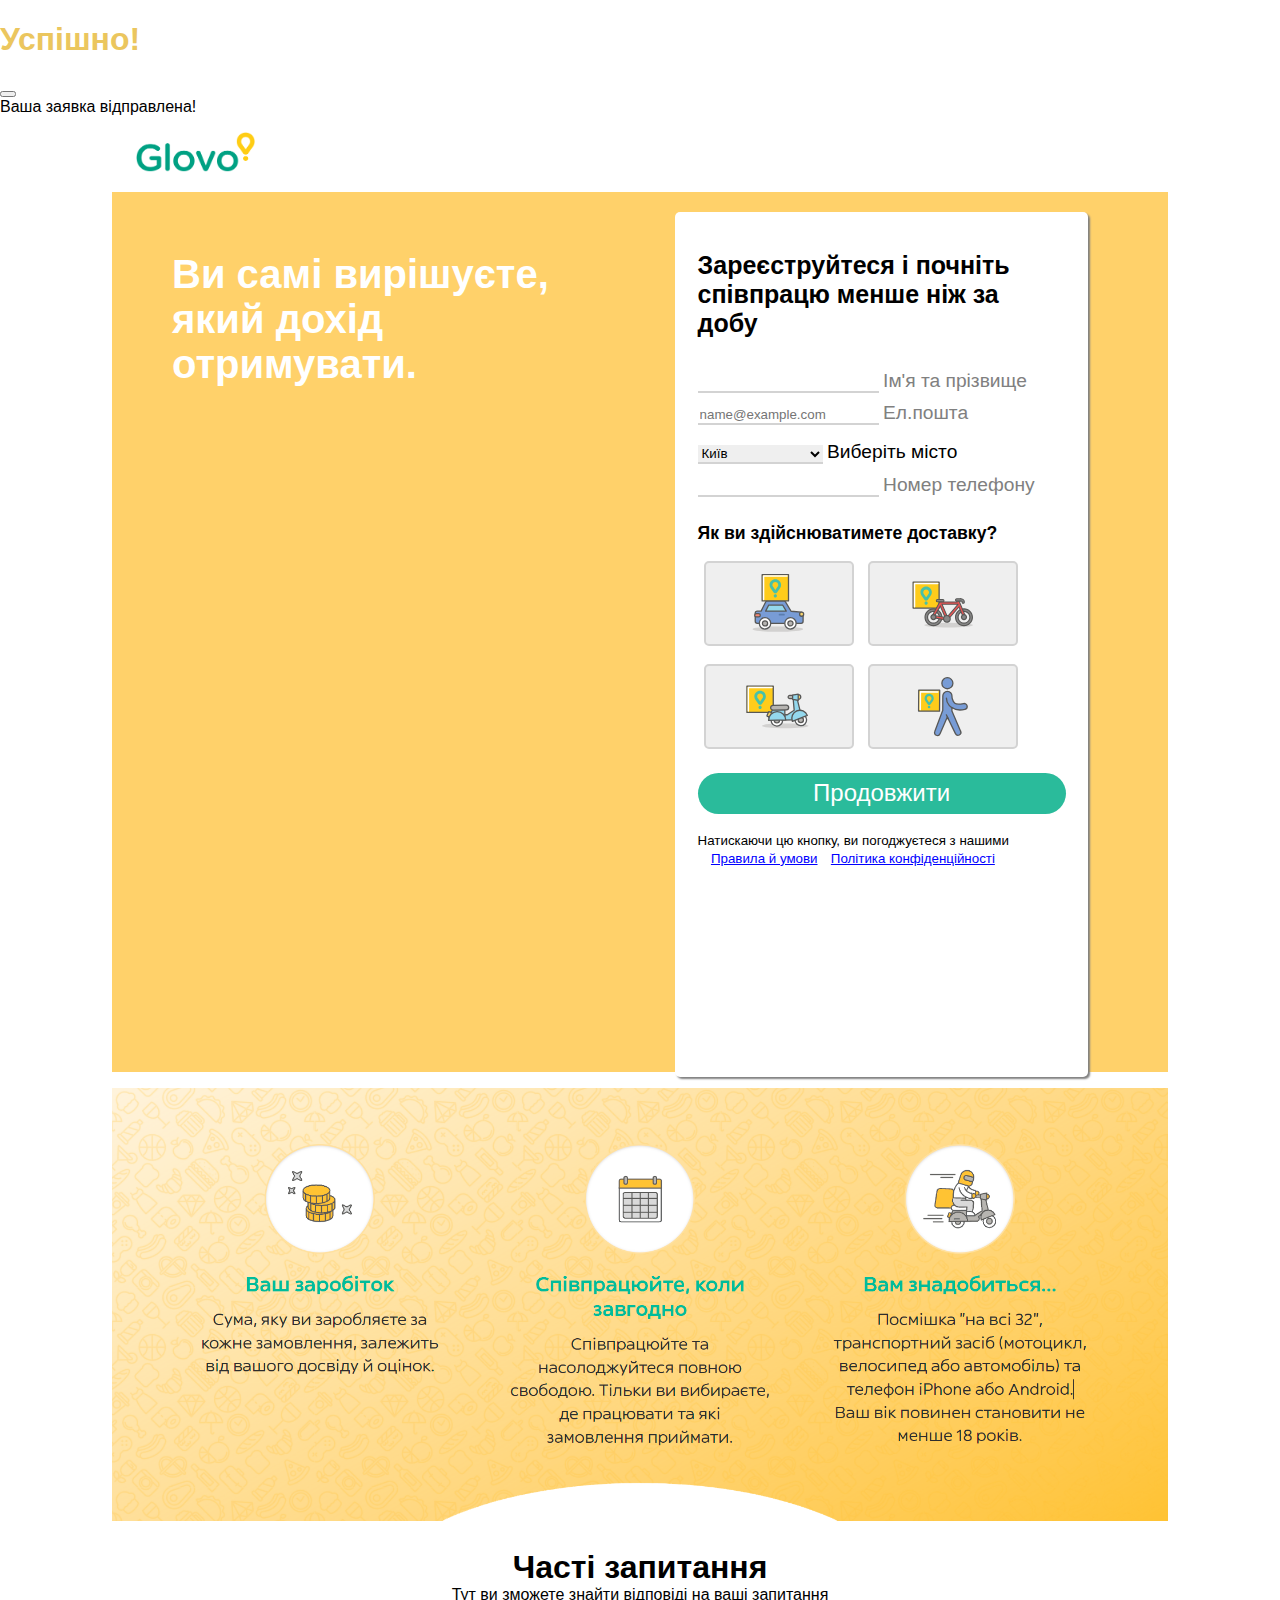
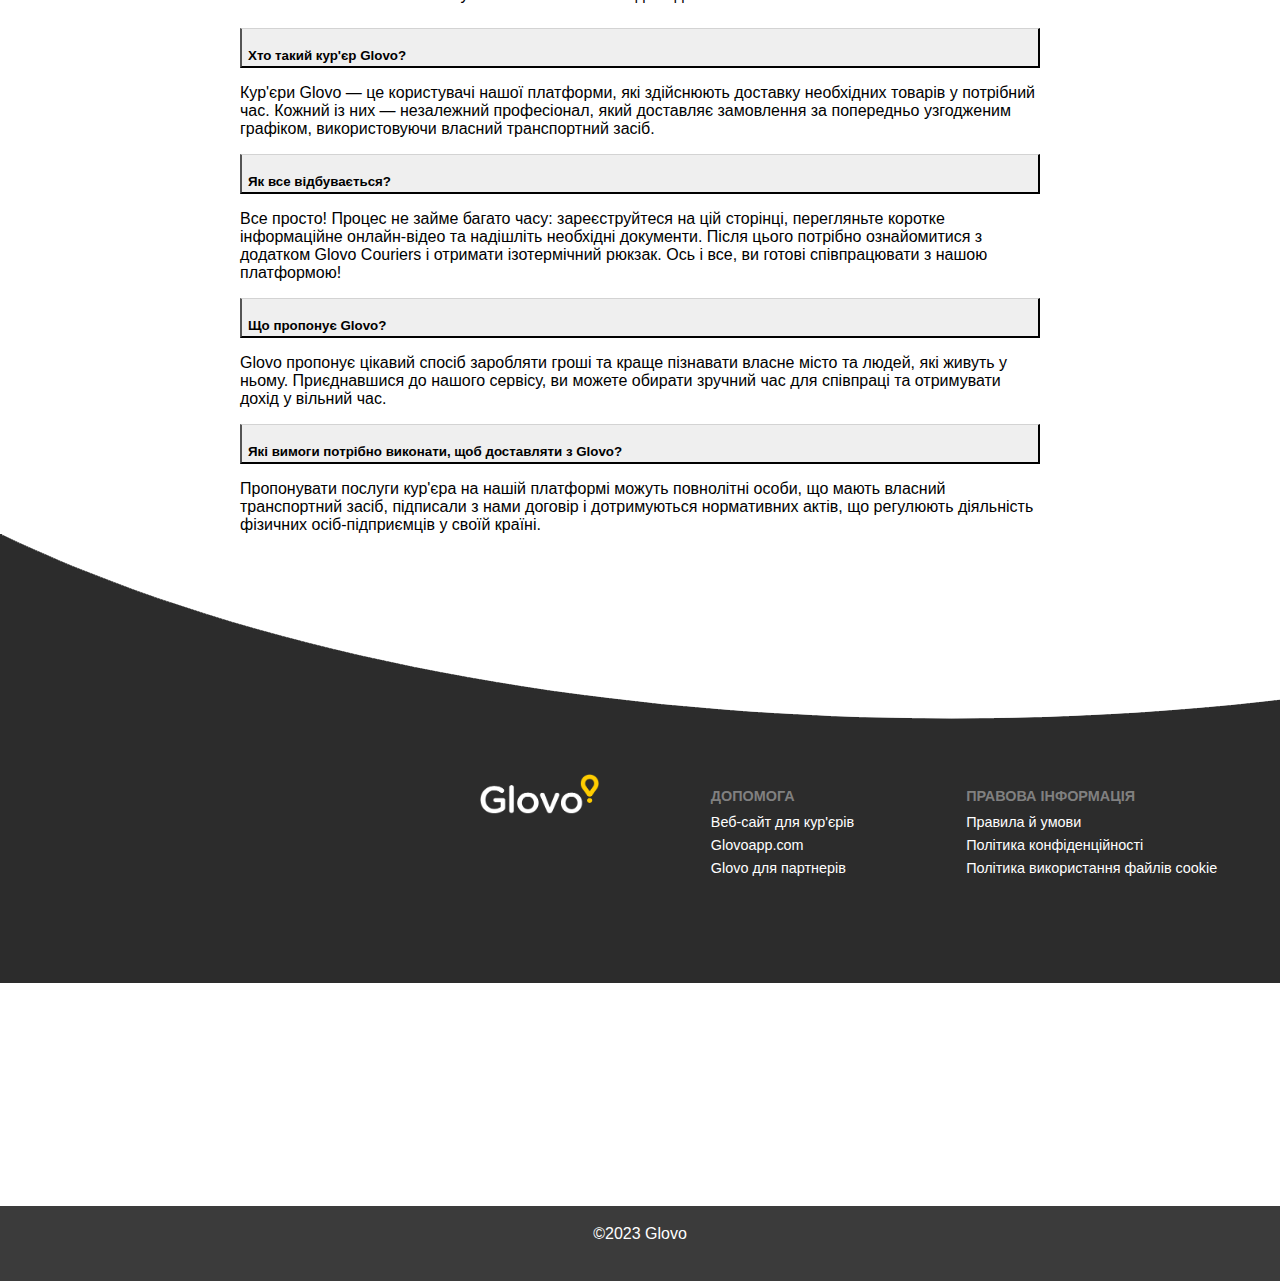
<file: becomeARider/becomeARider.html>
<!DOCTYPE html>
<html lang="en">
<head>
    <meta charset="UTF-8">
    <meta name="viewport" content="width=device-width, initial-scale=1.0">
    <link href="https://cdn.jsdelivr.net/npm/bootstrap@5.2.3/dist/css/bootstrap.min.css" rel="stylesheet" integrity="sha384-rbsA2VBKQhggwzxH7pPCaAqO46MgnOM80zW1RWuH61DGLwZJEdK2Kadq2F9CUG65" crossorigin="anonymous">
    <link rel="stylesheet" href="style.css">
    <title>Document</title>
</head>
<body>
 <script src="script.js"></script>

<div class="modal fade" id="exampleModal" tabindex="-1" aria-labelledby="exampleModalLabel" aria-hidden="true">
  <div class="modal-dialog">
    <div class="modal-content">
      <div class="modal-header">
        <h1 class="modal-title fs-5" id="exampleModalLabel"><span style="color: rgb(235, 198, 94);">Успiшно!</span></h1>
        <button type="button" class="btn-close" data-bs-dismiss="modal" aria-label="Close"></button>
      </div>
      <div class="modal-body">
        Ваша заявка вiдправлена!
      </div>
    </div>
  </div>
</div>
  
    <a href = "../index.html"><div class="logo"><img src="imgs/Glovo_logo.png"></div></a>
    <div class="container"><div class="text">Ви самі
        вирішуєте,<br>
         який дохід<br>
          отримувати.
        </div>
        <div id="ridersInfo">
            <h1>Зареєструйтеся і почніть співпрацю менше ніж за добу</h1>
        <div class="form-floating">
            <input type="text" class="form-control" id="nameInput" placeholder="">
            <label for="floatingInput"><span style="color: gray;font-size: 1.2em;">Ім'я та прізвище</span></label>
          </div>
          <div class="form-floating">
            <input type="email" class="form-control" id="emailInput" placeholder="name@example.com">
            <label for="floatingPassword"><span style="color: gray;font-size: 1.2em;">Ел.пошта</span></label>
          </div>
          <div class="form-floating">
            <select class="form-select" id="citySelect" aria-label="Floating label select example">
                <option selected>Київ</option>
                <option value="Харків">Харків</option>
                <option value="Львів">Львів</option>  
                <option value="Одеса">Одеса</option>
                <option value="Дніпро">Дніпро</option>
                <option value="Запоріжжя">Запоріжжя</option>
                <option value="Івано-Франківськ">Івано-Франківськ</option>
                <option value="Херсон">Херсон</option>
            </select>
            <label for="floatingSelectGrid" style="margin-top: -.7em;font-size: 1.2em;">Виберiть мiсто</label>
          </div>
          <div class="form-floating">
            <input type="text" class="form-control" id="phoneInput" placeholder="">
            <label for="floatingInput"><span style="color: gray;font-size: 1.2em;">Номер телефону</span></label>
          </div>
          <h1 style="font-size: 1.1em;margin-top: 1.5em;">Як ви здійснюватимете доставку?</h1>
          <div id="transport">
            <button class="vehicle" value="Машина" onclick="saveValue(this.value)" ><img src="imgs/car.svg"></button>
            <button class="vehicle" value="Велосипед" onclick="saveValue(this.value)"><img src="imgs/bicycle.svg"></button>
        </div>
        <div id="transport">
            <button class="vehicle" value="Скутер" onclick="saveValue(this.value)"><img src="imgs/motorbike.svg"></button>
            <button class="vehicle" value="Пiшохiд" onclick="saveValue(this.value)"><img src="imgs/walker.svg"></button>
        </div>
        <button class="submit" onclick="saveUserData()">Продовжити</button>
        <span style="font-size: smaller;text-align: center;">Натискаючи цю кнопку, ви погоджуєтеся з нашими
        </span>
        <div id="rules">Правила й умови</div><div id="rules">Політика конфіденційності</div>
        </div>
    </div>
    <div id="benefits"><img src="imgs/Без имени-2.png"></div>
    <div id="FAQ">
      <span style="color: black;font-size: 2em;text-align: center;font-weight: bold;display: block;">Часті запитання</span>
      <span style="color: black;font-size: 1em;text-align: center;display: block;margin-bottom: 1.5em;">Тут ви зможете знайти відповіді на ваші запитання</span>
    <p>
      <button class="btn" type="button" data-bs-toggle="collapse" data-bs-target="#collapse1" aria-expanded="false" aria-controls="collapse1">
        Хто такий кур'єр Glovo?
      </button>
    </p>
    <div class="collapse" id="collapse1">
      <div class="card card-body">
        Кур'єри Glovo — це користувачі нашої платформи, які здійснюють доставку необхідних товарів у потрібний час. Кожний із них — незалежний професіонал, який доставляє замовлення за попередньо узгодженим графіком, використовуючи власний транспортний засіб.
      </div>
    </div>
    <p>
      <button class="btn" type="button" data-bs-toggle="collapse" data-bs-target="#collapse2" aria-expanded="false" aria-controls="collapse2">
        Як все відбувається?
      </button>
    </p>
    <div class="collapse" id="collapse2">
      <div class="card card-body">
        Все просто! Процес не займе багато часу: зареєструйтеся на цій сторінці, перегляньте коротке інформаційне онлайн-відео та надішліть необхідні документи. Після цього потрібно ознайомитися з додатком Glovo Couriers і отримати ізотермічний рюкзак. Ось і все, ви готові співпрацювати з нашою платформою!
      </div>
    </div>
    <p>
      <button class="btn" type="button" data-bs-toggle="collapse" data-bs-target="#collapse3" aria-expanded="false" aria-controls="collapse2">
        Що пропонує Glovo?
      </button>
    </p>
    <div class="collapse" id="collapse3">
      <div class="card card-body">
        Glovo пропонує цікавий спосіб заробляти гроші та краще пізнавати власне місто та людей, які живуть у ньому. Приєднавшися до нашого сервісу, ви можете обирати зручний час для співпраці та отримувати дохід у вільний час.
      </div>
    </div>
    <p>
      <button class="btn" type="button" data-bs-toggle="collapse" data-bs-target="#collapse4" aria-expanded="false" aria-controls="collapse2">
        Які вимоги потрібно виконати, щоб доставляти з Glovo?
      </button>
    </p>
    <div class="collapse" id="collapse4">
      <div class="card card-body">
        Пропонувати послуги кур'єра на нашій платформі можуть повнолітні особи, що мають власний транспортний засіб, підписали з нами договір і дотримуються нормативних актів, що регулюють діяльність фізичних осіб-підприємців у своїй країні.
      </div>
    </div>
  </div>
  <footer><div class="footerLogo"><img src="imgs/Glovo_logo_white.png"></div>
    <div class="footerDiv">
      <h1 style="color: gray;font-size: 20px;margin-top: 1em;font-size: .9em;">
        ДОПОМОГА</h1>
      <nav>Веб-сайт для кур'єрів<br></nav>
      <nav>Glovoapp.com<br></nav>
      <nav>Glovo для партнерів</nav>

    </div>
    <div class="footerDiv">
      <h1 style="color: gray;font-size: 20px;margin-top: 1em;font-size: .9em;">ПРАВОВА ІНФОРМАЦІЯ</h1>
      <nav>Правила й умови<br></nav>
      <nav>Політика конфіденційності<br></nav>
      <nav>Політика використання файлів cookie</nav>

    </div>
    <div class="footerDiv">
      <h1 style="color: gray;font-size: 20px;margin-top: 1em;font-size: .9em;">ДОДАТОК ДЛЯ КУР'ЄРІВ</h1>
      <div class="app"><a href="https://play.google.com/store/apps/details?id=com.glovoapp.courier&pli=1"><img src="imgs/google.png"></img></a></div>
      <div class="app"><a href="https://apps.apple.com/us/app/glovo-couriers/id1451416371"><img src="imgs/appstore.png"></img></a></div>

    </div>
  </footer>
  <div class="lastfooter">©2023 Glovo</div>
    <script src="https://cdn.jsdelivr.net/npm/bootstrap@5.2.3/dist/js/bootstrap.bundle.min.js" integrity="sha384-kenU1KFdBIe4zVF0s0G1M5b4hcpxyD9F7jL+jjXkk+Q2h455rYXK/7HAuoJl+0I4" crossorigin="anonymous"></script>
    <script>
      
    </script>
</body>
</html>
</file>
<file: becomeARider/style.css>
body
{
    font-family: "Glovo Sans",Arial,"Helvetica Neue",Helvetica,sans-serif;
    padding: 0;
    margin: 0;
}
.logo
{
    width: 1056px;
    height: auto;
    margin:1em auto;
}
.footerLogo
{
    height: 2.5em;
    height: auto;
}
.footerLogo img
{
    height: 2.5em;
}
.logo img
{
    height: 2.5em;
    margin-left: 1.5em;

}
.container
{
    width: 1056px;
    background-color: rgb(255, 209, 106);
    height: 860px;
    margin:0 auto;
    padding-top: 20px;
}
.text
{
    padding-top: 1em;
    color: white;
    font-size: 40px;
    margin-left: 1.5em;
    font-weight: bold;
    float: left;
}
#ridersInfo
{
    margin: 0 0 0 auto;
    margin-right: 5em;
    width: 23em;
    height: 820px;
    background-color: white;
    box-shadow: 2px 2px 2px gray;
    border-radius: 5px;
    padding: 1.4em;
    user-select: none;
}
#ridersInfo h1
{
    font-weight: 600;
    font-size: 25px;
    margin-bottom: .9em;
}
.form-control
{
    margin-top: 1em;
    border: none;
    border-bottom: 2px solid lightgray;
    border-radius: 0;
    color: gray;
    box-shadow: none !important;
}

.form-select
{
    margin-top: 1.5em;
    border: none;
    border-bottom: 2px solid lightgray;
    border-radius: 0;
    color: black;
    box-shadow: none !important;
}

.form-control:focus,.form-control:hover, .form-select:focus, .form-select:hover
{

    border-bottom: rgb(43, 43, 43) 2px solid;
}

#transport
{
    margin-top: 1em;
    font-size: 1.1em;
    display: flex;
   
}
.vehicle
{
    width: 150px;
    height: 85px;
    border: 2px solid lightgray;
    border-radius: 5px;
    margin-left: .5em;
    margin-right: .5em;
    display: flex;
    align-items: center

}
.vehicle img
{
    margin: 0 auto;
    height: 70px;
    width: 70px;
}

.vehicle:focus
{
    border-color: rgb(235, 198, 94);
    box-shadow: 1px 1px 2px 2px rgb(235, 198, 94);
}

.submit
{
    margin-top: 1em;
    background-color: rgb(42, 187, 155);
    border: none;
    border-radius: 1em;
    width: 100%;
    height: 1.7em;
    font-size: 1.5em;
    color: white;
    transition: background-color .2s;
    margin-bottom: .7em;
    text-align: center;
}

.submit:hover
{
    background-color: rgb(0, 160, 130);
}

#rules
{
    display: inline;
    margin-left: 1em;
    font-size: smaller;
    color: blue;
    text-decoration: underline;
    cursor: pointer;
}
#benefits
{

    width: 1056px;
    margin: 0 auto;
    user-select: none;
    margin-bottom: 1.5em;
}

#benefits img
{
    margin-top: 1em;
    width: 100%;
}

#FAQ
{
    width: 800px;
    margin: 0 auto;
}
.appendBtn
{
    background-color: white;
    width: 100%;
    height: 2em;
    text-align: left;
    border: 2px solid lightgray;
    border-left:none ;
    border-right:none ;
    font-size: 20px;
    font-weight: bold;
}

.btn
{
    font-weight: bold;
    border-top: 1px solid lightgrey;
    width: 100%;
    text-align: left;
    border-radius: 0;
    height: 3em;
    padding-top: 1.2em;
}
.btn:hover
{
    border-top: 1px solid lightgrey;
}
.btn:active,.btn:focus, .btn:active
{
    border: none;
    border-top: 1px solid lightgrey;

}
.card
{
    border: none;
}

footer
{
    padding-top: 15em;
    background-image: url(imgs/footerIMG.png);
    width: 100%;
    height: 27em;
    background-repeat: no-repeat;
    display: flex;
    padding-left: 30em
}
.footerDiv
{
    padding-left: 7em;
    color: white;
}
.footerDiv nav
{
    cursor: pointer;
    margin-bottom: .5em;
    font-size: .9em;
}
.footerDiv nav:hover
{
    text-decoration: underline;
}
.lastfooter
{
    padding-top: 1.2em;
    width: 100%;
    height: 3.5em;
    text-align: center;
    color: white;
    background-color: rgb(59, 59, 59);
}
.app
{
    width: 10em;
    margin-bottom: 1em;
}
.app img
{
    width: 100%;
}
</file>
